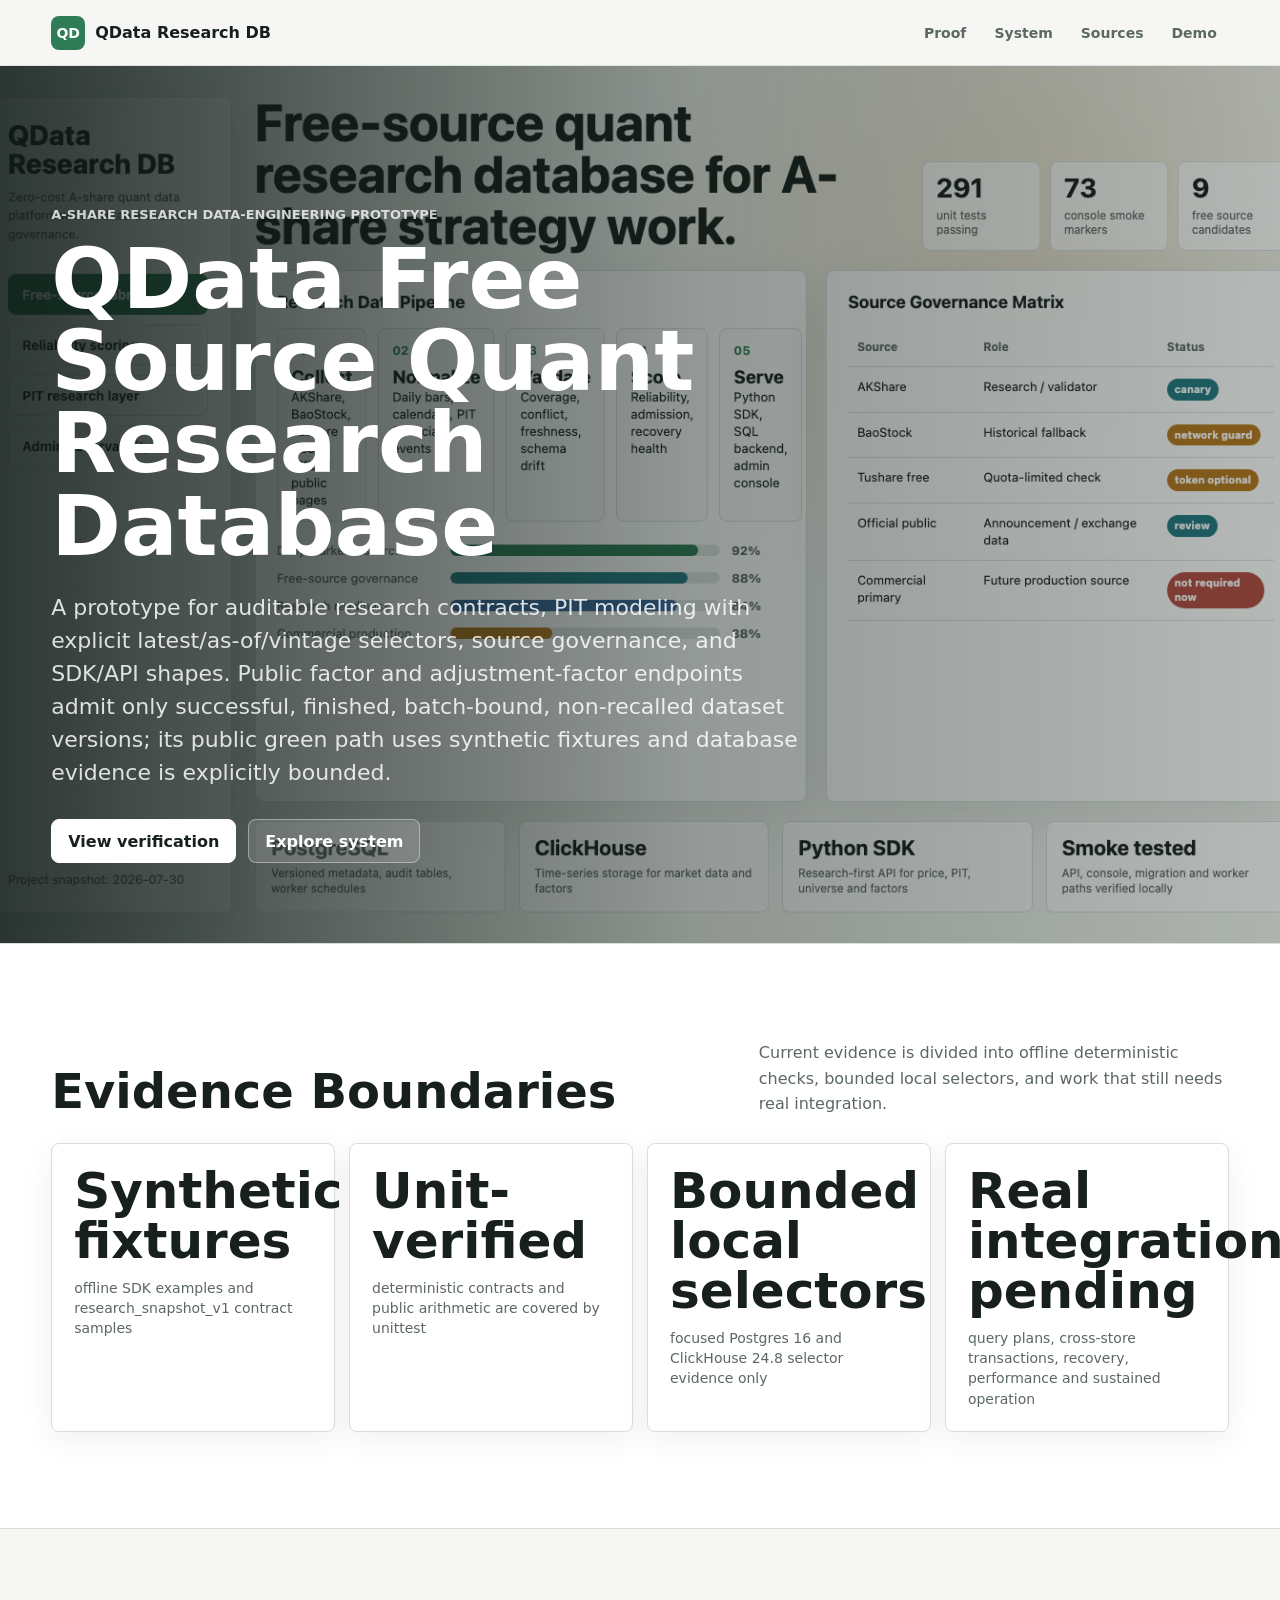
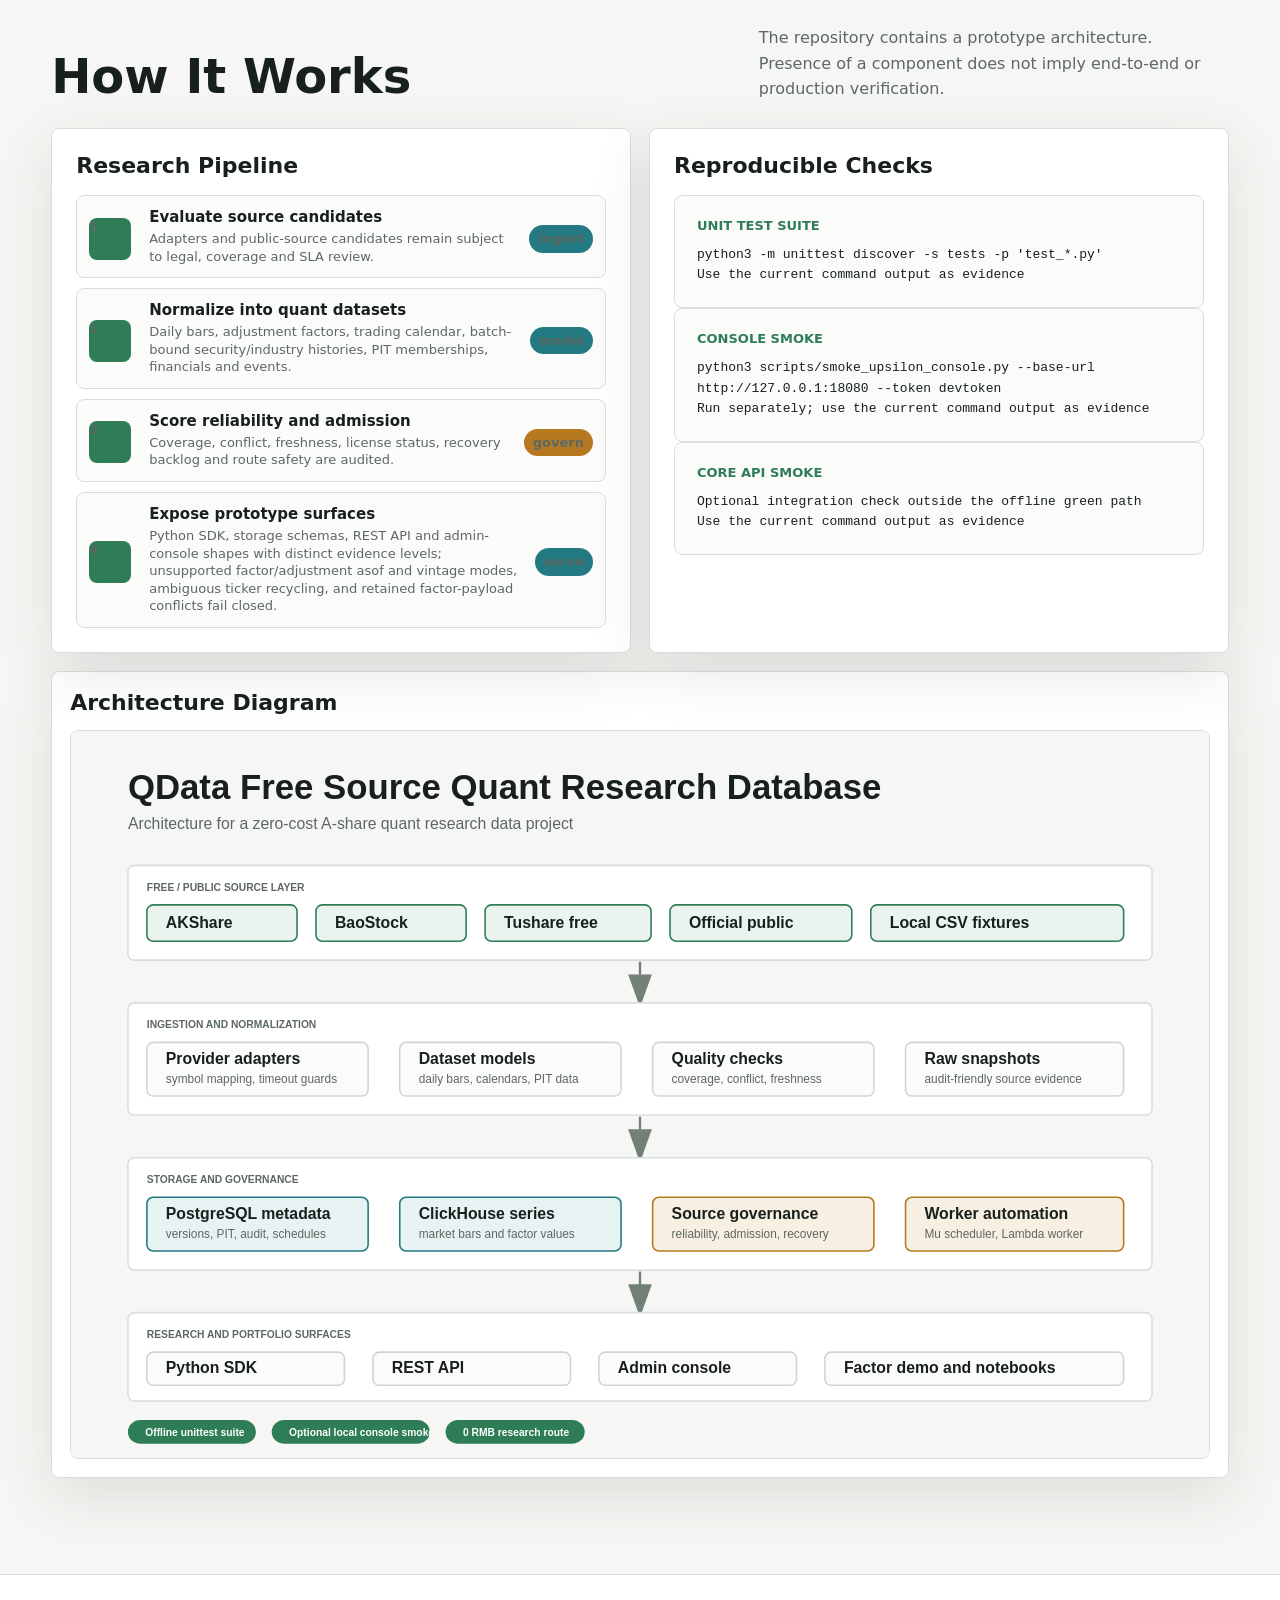
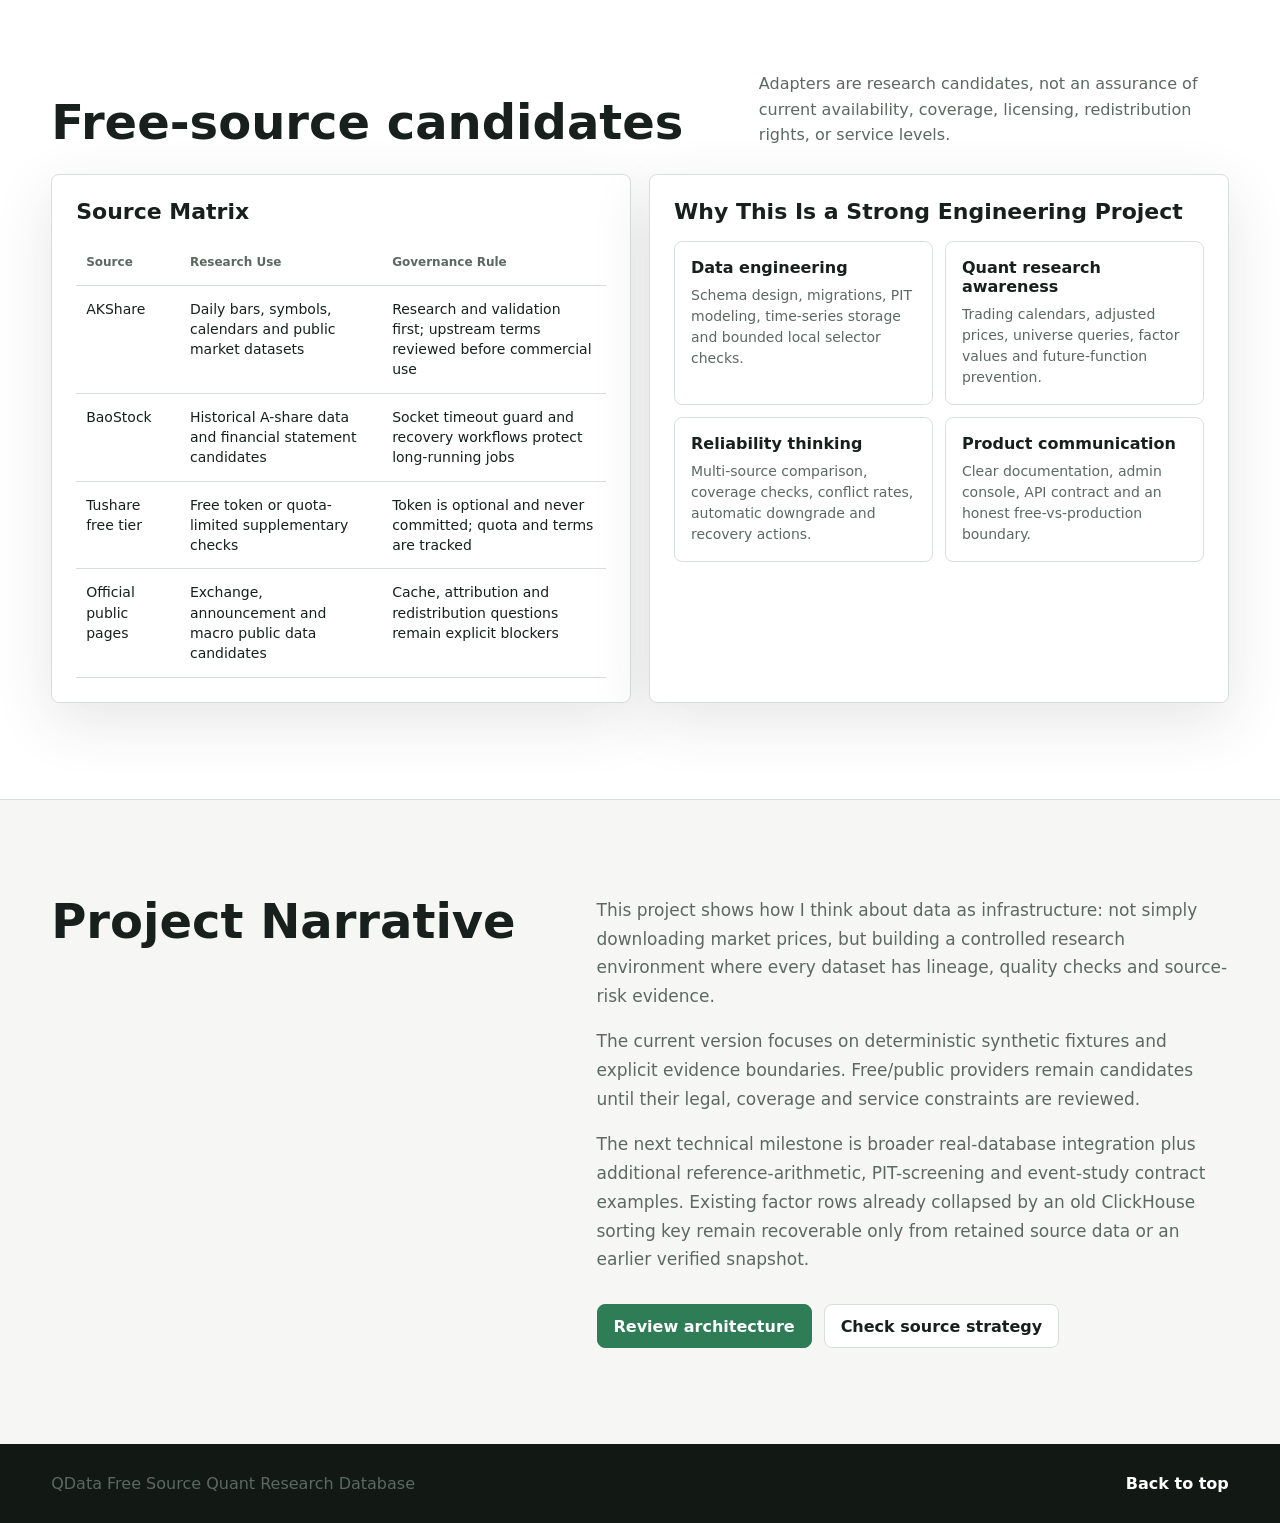
<file: docs/index.html>
<!doctype html>
<html lang="en">
<head>
  <meta charset="utf-8">
  <meta name="viewport" content="width=device-width, initial-scale=1">
  <meta name="description" content="QData is an A-share research data-engineering prototype with synthetic fixtures, unit-verified contracts, bounded local selector evidence, and explicit integration gaps.">
  <title>QData Free Source Quant Research Database</title>
  <link rel="stylesheet" href="styles.css">
</head>
<body>
  <header class="topbar">
    <a class="brand" href="#top" aria-label="QData home">
      <span class="brand-mark">QD</span>
      <span>QData Research DB</span>
    </a>
    <nav class="nav" aria-label="Page sections">
      <a href="#proof">Proof</a>
      <a href="#system">System</a>
      <a href="#sources">Sources</a>
      <a href="#demo">Demo</a>
    </nav>
  </header>

  <main id="top">
    <section class="hero" aria-label="Project hero">
      <div class="hero-inner">
        <p class="eyebrow">A-share research data-engineering prototype</p>
        <h1>QData Free Source Quant Research Database</h1>
        <p class="hero-copy">
          A prototype for auditable research contracts, PIT modeling with explicit latest/as-of/vintage selectors, source governance, and SDK/API shapes. Public factor and adjustment-factor endpoints admit only successful, finished, batch-bound, non-recalled dataset versions; its public green path uses synthetic fixtures and database evidence is explicitly bounded.
        </p>
        <div class="hero-actions">
          <a class="button primary" href="#proof">View verification</a>
          <a class="button" href="#system">Explore system</a>
        </div>
      </div>
    </section>

    <section id="proof" class="section band">
      <div class="section-head">
        <h2 class="section-title">Evidence Boundaries</h2>
        <p class="section-note">
          Current evidence is divided into offline deterministic checks, bounded local selectors, and work that still needs real integration.
        </p>
      </div>
      <div class="metric-grid">
        <div class="metric">
          <strong>Synthetic fixtures</strong>
          <span>offline SDK examples and research_snapshot_v1 contract samples</span>
        </div>
        <div class="metric">
          <strong>Unit-verified</strong>
          <span>deterministic contracts and public arithmetic are covered by unittest</span>
        </div>
        <div class="metric">
          <strong>Bounded local selectors</strong>
          <span>focused Postgres 16 and ClickHouse 24.8 selector evidence only</span>
        </div>
        <div class="metric">
          <strong>Real integration pending</strong>
          <span>query plans, cross-store transactions, recovery, performance and sustained operation</span>
        </div>
      </div>
    </section>

    <section id="system" class="section">
      <div class="section-head">
        <h2 class="section-title">How It Works</h2>
        <p class="section-note">
          The repository contains a prototype architecture. Presence of a component does not imply end-to-end or production verification.
        </p>
      </div>
      <div class="system-grid">
        <div class="panel">
          <h3>Research Pipeline</h3>
          <div class="pipeline">
            <div class="pipe-step">
              <span class="number">1</span>
              <div><b>Evaluate source candidates</b><span>Adapters and public-source candidates remain subject to legal, coverage and SLA review.</span></div>
              <span class="status">ingest</span>
            </div>
            <div class="pipe-step">
              <span class="number">2</span>
              <div><b>Normalize into quant datasets</b><span>Daily bars, adjustment factors, trading calendar, batch-bound security/industry histories, PIT memberships, financials and events.</span></div>
              <span class="status">model</span>
            </div>
            <div class="pipe-step">
              <span class="number">3</span>
              <div><b>Score reliability and admission</b><span>Coverage, conflict, freshness, license status, recovery backlog and route safety are audited.</span></div>
              <span class="status watch">govern</span>
            </div>
            <div class="pipe-step">
              <span class="number">4</span>
              <div><b>Expose prototype surfaces</b><span>Python SDK, storage schemas, REST API and admin-console shapes with distinct evidence levels; unsupported factor/adjustment asof and vintage modes, ambiguous ticker recycling, and retained factor-payload conflicts fail closed.</span></div>
              <span class="status">serve</span>
            </div>
          </div>
        </div>
        <div class="panel">
          <h3>Reproducible Checks</h3>
          <div class="proof">
            <b>Unit test suite</b>
            <code>python3 -m unittest discover -s tests -p 'test_*.py'
Use the current command output as evidence</code>
          </div>
          <div class="proof">
            <b>Console smoke</b>
            <code>python3 scripts/smoke_upsilon_console.py --base-url http://127.0.0.1:18080 --token devtoken
Run separately; use the current command output as evidence</code>
          </div>
          <div class="proof">
            <b>Core API smoke</b>
            <code>Optional integration check outside the offline green path
Use the current command output as evidence</code>
          </div>
        </div>
      </div>
      <div class="architecture-panel">
        <h3>Architecture Diagram</h3>
        <img src="assets/qdata-architecture.svg" alt="QData free-source quant research database architecture">
      </div>
    </section>

    <section id="sources" class="section band">
      <div class="section-head">
        <h2 class="section-title">Free-source candidates</h2>
        <p class="section-note">
          Adapters are research candidates, not an assurance of current availability, coverage, licensing, redistribution rights, or service levels.
        </p>
      </div>
      <div class="system-grid">
        <div class="panel table-scroll">
          <h3>Source Matrix</h3>
          <table class="source-table">
            <thead>
              <tr>
                <th>Source</th>
                <th>Research Use</th>
                <th>Governance Rule</th>
              </tr>
            </thead>
            <tbody>
              <tr>
                <td>AKShare</td>
                <td>Daily bars, symbols, calendars and public market datasets</td>
                <td>Research and validation first; upstream terms reviewed before commercial use</td>
              </tr>
              <tr>
                <td>BaoStock</td>
                <td>Historical A-share data and financial statement candidates</td>
                <td>Socket timeout guard and recovery workflows protect long-running jobs</td>
              </tr>
              <tr>
                <td>Tushare free tier</td>
                <td>Free token or quota-limited supplementary checks</td>
                <td>Token is optional and never committed; quota and terms are tracked</td>
              </tr>
              <tr>
                <td>Official public pages</td>
                <td>Exchange, announcement and macro public data candidates</td>
                <td>Cache, attribution and redistribution questions remain explicit blockers</td>
              </tr>
            </tbody>
          </table>
        </div>
        <div class="panel">
          <h3>Why This Is a Strong Engineering Project</h3>
          <div class="skills">
            <div class="skill"><b>Data engineering</b><span>Schema design, migrations, PIT modeling, time-series storage and bounded local selector checks.</span></div>
            <div class="skill"><b>Quant research awareness</b><span>Trading calendars, adjusted prices, universe queries, factor values and future-function prevention.</span></div>
            <div class="skill"><b>Reliability thinking</b><span>Multi-source comparison, coverage checks, conflict rates, automatic downgrade and recovery actions.</span></div>
            <div class="skill"><b>Product communication</b><span>Clear documentation, admin console, API contract and an honest free-vs-production boundary.</span></div>
          </div>
        </div>
      </div>
    </section>

    <section id="demo" class="section">
      <div class="story">
        <div>
          <h2 class="section-title">Project Narrative</h2>
        </div>
        <div>
          <p>
            This project shows how I think about data as infrastructure: not simply downloading market prices, but building a controlled research environment where every dataset has lineage, quality checks and source-risk evidence.
          </p>
          <p>
            The current version focuses on deterministic synthetic fixtures and explicit evidence boundaries. Free/public providers remain candidates until their legal, coverage and service constraints are reviewed.
          </p>
          <p>
            The next technical milestone is broader real-database integration plus additional reference-arithmetic, PIT-screening and event-study contract examples. Existing factor rows already collapsed by an old ClickHouse sorting key remain recoverable only from retained source data or an earlier verified snapshot.
          </p>
          <div class="hero-actions">
            <a class="button primary" href="#system">Review architecture</a>
            <a class="button" href="#sources">Check source strategy</a>
          </div>
        </div>
      </div>
    </section>
  </main>

  <footer class="footer">
    <div class="footer-inner">
      <span>QData Free Source Quant Research Database</span>
      <a href="#top">Back to top</a>
    </div>
  </footer>
</body>
</html>
</file>
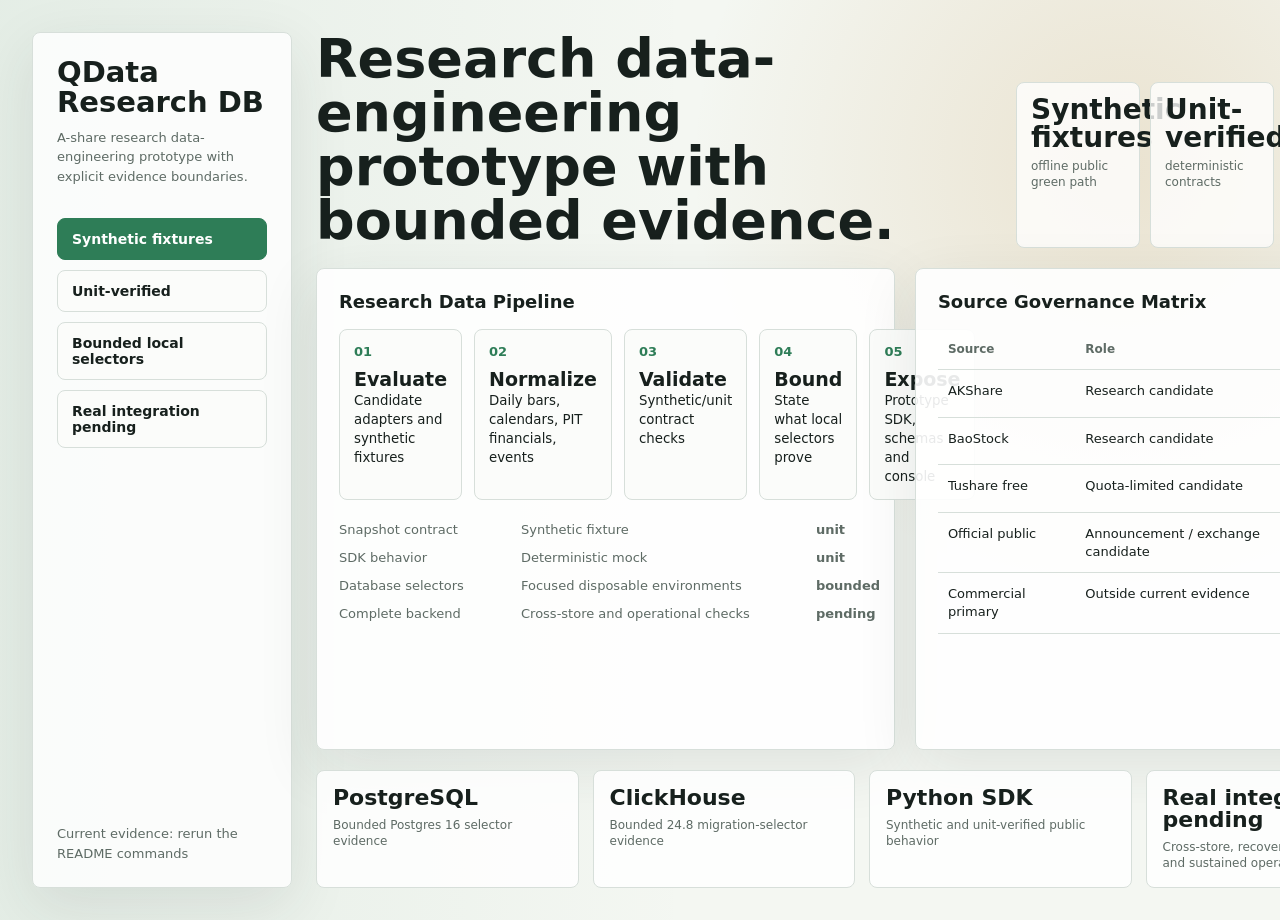
<file: docs/assets/preview-board.html>
<!doctype html>
<html lang="en">
<head>
  <meta charset="utf-8">
  <meta name="viewport" content="width=device-width, initial-scale=1">
  <title>QData Preview Board</title>
  <style>
    :root {
      --ink: #17201d;
      --muted: #5e6b65;
      --line: #d7dfda;
      --paper: #f4f7f2;
      --panel: #ffffff;
      --green: #2e7d57;
      --teal: #247a83;
      --gold: #b7791f;
      --red: #b44d42;
      --blue: #396a9f;
    }

    * {
      box-sizing: border-box;
    }

    body {
      margin: 0;
      width: 1440px;
      height: 920px;
      overflow: hidden;
      color: var(--ink);
      background: var(--paper);
      font-family: Inter, ui-sans-serif, system-ui, -apple-system, BlinkMacSystemFont, "Segoe UI", sans-serif;
    }

    .board {
      display: grid;
      grid-template-columns: 260px 1fr;
      gap: 24px;
      width: 100%;
      height: 100%;
      padding: 32px;
      background:
        linear-gradient(90deg, rgba(46, 125, 87, 0.08), transparent 48%),
        radial-gradient(circle at 78% 18%, rgba(183, 121, 31, 0.16), transparent 32%),
        var(--paper);
    }

    aside {
      border: 1px solid var(--line);
      background: rgba(255, 255, 255, 0.82);
      border-radius: 8px;
      padding: 24px;
      display: flex;
      flex-direction: column;
      justify-content: space-between;
      box-shadow: 0 18px 60px rgba(39, 51, 45, 0.10);
    }

    .brand {
      font-size: 29px;
      font-weight: 760;
      letter-spacing: 0;
      line-height: 1.05;
    }

    .label {
      margin-top: 10px;
      color: var(--muted);
      font-size: 13px;
      line-height: 1.5;
    }

    .nav {
      display: grid;
      gap: 10px;
      margin-top: 32px;
    }

    .nav span {
      border: 1px solid var(--line);
      border-radius: 8px;
      padding: 12px 14px;
      background: #fbfcfa;
      font-size: 14px;
      font-weight: 650;
    }

    .nav span:first-child {
      color: #fff;
      border-color: var(--green);
      background: var(--green);
    }

    main {
      display: grid;
      grid-template-rows: auto 1fr auto;
      gap: 20px;
      min-width: 0;
    }

    header {
      display: flex;
      justify-content: space-between;
      align-items: flex-end;
      gap: 24px;
    }

    h1 {
      max-width: 780px;
      margin: 0;
      font-size: 54px;
      line-height: 1;
      letter-spacing: 0;
    }

    .status {
      display: grid;
      grid-template-columns: repeat(3, 124px);
      gap: 10px;
    }

    .metric {
      border: 1px solid var(--line);
      border-radius: 8px;
      background: rgba(255, 255, 255, 0.78);
      padding: 13px 14px;
    }

    .metric strong {
      display: block;
      font-size: 28px;
      line-height: 1;
    }

    .metric small {
      display: block;
      margin-top: 7px;
      color: var(--muted);
      font-size: 12px;
      line-height: 1.3;
    }

    .grid {
      display: grid;
      grid-template-columns: 1.08fr 0.92fr;
      gap: 20px;
      min-height: 0;
    }

    .panel {
      min-width: 0;
      border: 1px solid var(--line);
      border-radius: 8px;
      background: rgba(255, 255, 255, 0.9);
      padding: 22px;
      box-shadow: 0 18px 60px rgba(39, 51, 45, 0.10);
    }

    .panel h2 {
      margin: 0 0 16px;
      font-size: 18px;
      line-height: 1.2;
      letter-spacing: 0;
    }

    .pipeline {
      display: grid;
      grid-template-columns: repeat(5, 1fr);
      gap: 12px;
      margin-bottom: 22px;
    }

    .step {
      min-height: 122px;
      border: 1px solid var(--line);
      border-radius: 8px;
      padding: 14px;
      background: #fbfcfa;
    }

    .step b {
      display: block;
      font-size: 13px;
      color: var(--green);
    }

    .step span {
      display: block;
      margin-top: 10px;
      font-size: 19px;
      line-height: 1.15;
      font-weight: 720;
    }

    .bars {
      display: grid;
      gap: 13px;
    }

    .bar {
      display: grid;
      grid-template-columns: 170px 1fr 56px;
      align-items: center;
      gap: 12px;
      font-size: 13px;
      color: var(--muted);
    }

    .track {
      height: 12px;
      border-radius: 999px;
      background: #e1e7e3;
      overflow: hidden;
    }

    .fill {
      height: 100%;
      border-radius: inherit;
      background: var(--green);
    }

    .fill.teal { background: var(--teal); }
    .fill.gold { background: var(--gold); }
    .fill.blue { background: var(--blue); }

    table {
      width: 100%;
      border-collapse: collapse;
      font-size: 13px;
    }

    th, td {
      border-bottom: 1px solid var(--line);
      padding: 12px 10px;
      text-align: left;
      vertical-align: top;
      line-height: 1.35;
    }

    th {
      color: var(--muted);
      font-size: 12px;
      font-weight: 700;
    }

    .tag {
      display: inline-block;
      border-radius: 999px;
      padding: 4px 8px;
      color: #fff;
      background: var(--green);
      font-size: 11px;
      font-weight: 720;
    }

    .tag.warn { background: var(--gold); }
    .tag.info { background: var(--teal); }
    .tag.block { background: var(--red); }

    footer {
      display: grid;
      grid-template-columns: repeat(4, 1fr);
      gap: 14px;
    }

    .proof {
      border: 1px solid var(--line);
      border-radius: 8px;
      background: rgba(255, 255, 255, 0.86);
      padding: 16px;
    }

    .proof strong {
      display: block;
      font-size: 22px;
      line-height: 1;
    }

    .proof span {
      display: block;
      margin-top: 8px;
      color: var(--muted);
      font-size: 12px;
      line-height: 1.35;
    }
  </style>
</head>
<body>
  <div class="board">
    <aside>
      <div>
        <div class="brand">QData<br>Research DB</div>
        <div class="label">A-share research data-engineering prototype with explicit evidence boundaries.</div>
        <div class="nav">
          <span>Synthetic fixtures</span>
          <span>Unit-verified</span>
          <span>Bounded local selectors</span>
          <span>Real integration pending</span>
        </div>
      </div>
      <div class="label">Current evidence: rerun the README commands</div>
    </aside>
    <main>
      <header>
        <h1>Research data-engineering prototype with bounded evidence.</h1>
        <div class="status">
          <div class="metric"><strong>Synthetic fixtures</strong><small>offline public green path</small></div>
          <div class="metric"><strong>Unit-verified</strong><small>deterministic contracts</small></div>
          <div class="metric"><strong>Bounded local selectors</strong><small>not a production backend</small></div>
        </div>
      </header>
      <section class="grid">
        <div class="panel">
          <h2>Research Data Pipeline</h2>
          <div class="pipeline">
            <div class="step"><b>01</b><span>Evaluate</span><small>Candidate adapters and synthetic fixtures</small></div>
            <div class="step"><b>02</b><span>Normalize</span><small>Daily bars, calendars, PIT financials, events</small></div>
            <div class="step"><b>03</b><span>Validate</span><small>Synthetic/unit contract checks</small></div>
            <div class="step"><b>04</b><span>Bound</span><small>State what local selectors prove</small></div>
            <div class="step"><b>05</b><span>Expose</span><small>Prototype SDK, schemas and console</small></div>
          </div>
          <div class="bars">
            <div class="bar"><span>Snapshot contract</span><div>Synthetic fixture</div><b>unit</b></div>
            <div class="bar"><span>SDK behavior</span><div>Deterministic mock</div><b>unit</b></div>
            <div class="bar"><span>Database selectors</span><div>Focused disposable environments</div><b>bounded</b></div>
            <div class="bar"><span>Complete backend</span><div>Cross-store and operational checks</div><b>pending</b></div>
          </div>
        </div>
        <div class="panel">
          <h2>Source Governance Matrix</h2>
          <table>
            <thead>
              <tr><th>Source</th><th>Role</th><th>Status</th></tr>
            </thead>
            <tbody>
              <tr><td>AKShare</td><td>Research candidate</td><td><span class="tag info">review</span></td></tr>
              <tr><td>BaoStock</td><td>Research candidate</td><td><span class="tag warn">review</span></td></tr>
              <tr><td>Tushare free</td><td>Quota-limited candidate</td><td><span class="tag warn">review</span></td></tr>
              <tr><td>Official public</td><td>Announcement / exchange candidate</td><td><span class="tag info">review</span></td></tr>
              <tr><td>Commercial primary</td><td>Outside current evidence</td><td><span class="tag block">pending</span></td></tr>
            </tbody>
          </table>
        </div>
      </section>
      <footer>
        <div class="proof"><strong>PostgreSQL</strong><span>Bounded Postgres 16 selector evidence</span></div>
        <div class="proof"><strong>ClickHouse</strong><span>Bounded 24.8 migration-selector evidence</span></div>
        <div class="proof"><strong>Python SDK</strong><span>Synthetic and unit-verified public behavior</span></div>
        <div class="proof"><strong>Real integration pending</strong><span>Cross-store, recovery, performance and sustained operation</span></div>
      </footer>
    </main>
  </div>
</body>
</html>
</file>
<file: docs/styles.css>
:root {
  --ink: #17201d;
  --muted: #5c6862;
  --paper: #f6f7f4;
  --panel: #ffffff;
  --line: #d8dfda;
  --green: #2e7d57;
  --teal: #247a83;
  --gold: #b7791f;
  --blue: #396a9f;
  --red: #b44d42;
  --shadow: 0 18px 60px rgba(39, 51, 45, 0.12);
}

* {
  box-sizing: border-box;
}

html {
  scroll-behavior: smooth;
}

body {
  margin: 0;
  color: var(--ink);
  background: var(--paper);
  font-family: Inter, ui-sans-serif, system-ui, -apple-system, BlinkMacSystemFont, "Segoe UI", sans-serif;
}

a {
  color: inherit;
  text-decoration: none;
}

.topbar {
  position: sticky;
  top: 0;
  z-index: 20;
  display: flex;
  align-items: center;
  justify-content: space-between;
  gap: 20px;
  min-height: 66px;
  padding: 0 clamp(18px, 4vw, 56px);
  border-bottom: 1px solid rgba(216, 223, 218, 0.76);
  background: rgba(246, 247, 244, 0.92);
  backdrop-filter: blur(16px);
}

.brand {
  display: flex;
  align-items: center;
  gap: 10px;
  min-width: 0;
  font-weight: 780;
  letter-spacing: 0;
}

.brand-mark {
  display: grid;
  place-items: center;
  width: 34px;
  height: 34px;
  flex: 0 0 auto;
  border-radius: 8px;
  color: #fff;
  background: var(--green);
  font-size: 14px;
}

.nav {
  display: flex;
  align-items: center;
  gap: 4px;
}

.nav a {
  border-radius: 8px;
  padding: 9px 12px;
  color: var(--muted);
  font-size: 14px;
  font-weight: 650;
}

.nav a:hover {
  color: var(--ink);
  background: #e8eee9;
}

.hero {
  min-height: calc(100vh - 66px);
  display: grid;
  align-items: end;
  padding: clamp(72px, 11vw, 150px) clamp(18px, 4vw, 56px) clamp(40px, 7vw, 80px);
  color: #fff;
  background-image:
    linear-gradient(90deg, rgba(13, 24, 20, 0.86), rgba(13, 24, 20, 0.44) 54%, rgba(13, 24, 20, 0.30)),
    url("assets/qdata-research-preview.png");
  background-size: cover;
  background-position: center;
}

.hero-inner {
  width: min(980px, 100%);
}

.eyebrow {
  margin: 0 0 16px;
  color: rgba(255, 255, 255, 0.78);
  font-size: 13px;
  font-weight: 760;
  letter-spacing: 0;
  text-transform: uppercase;
}

h1 {
  max-width: 860px;
  margin: 0;
  font-size: clamp(42px, 7vw, 84px);
  line-height: 0.98;
  letter-spacing: 0;
}

.hero-copy {
  max-width: 760px;
  margin: 24px 0 0;
  color: rgba(255, 255, 255, 0.84);
  font-size: clamp(17px, 2vw, 22px);
  line-height: 1.5;
}

.hero-actions {
  display: flex;
  flex-wrap: wrap;
  gap: 12px;
  margin-top: 30px;
}

.button {
  display: inline-flex;
  align-items: center;
  justify-content: center;
  min-height: 44px;
  border: 1px solid rgba(255, 255, 255, 0.38);
  border-radius: 8px;
  padding: 0 16px;
  color: #fff;
  font-weight: 720;
  background: rgba(255, 255, 255, 0.14);
}

.button.primary {
  color: var(--ink);
  border-color: #fff;
  background: #fff;
}

.section .button {
  color: var(--ink);
  border-color: var(--line);
  background: #fff;
}

.section .button.primary {
  color: #fff;
  border-color: var(--green);
  background: var(--green);
}

.section {
  padding: clamp(56px, 8vw, 96px) clamp(18px, 4vw, 56px);
}

.section.band {
  border-block: 1px solid var(--line);
  background: #fff;
}

.section-head {
  display: flex;
  align-items: end;
  justify-content: space-between;
  gap: 24px;
  max-width: 1180px;
  margin: 0 auto 26px;
}

.section-title {
  margin: 0;
  font-size: clamp(30px, 4vw, 48px);
  line-height: 1.05;
  letter-spacing: 0;
}

.section-note {
  max-width: 470px;
  margin: 0;
  color: var(--muted);
  font-size: 16px;
  line-height: 1.6;
}

.metric-grid {
  display: grid;
  grid-template-columns: repeat(4, minmax(0, 1fr));
  gap: 14px;
  max-width: 1180px;
  margin: 0 auto;
}

.metric {
  min-height: 144px;
  border: 1px solid var(--line);
  border-radius: 8px;
  padding: 22px;
  background: var(--panel);
  box-shadow: 0 8px 30px rgba(39, 51, 45, 0.07);
}

.metric strong {
  display: block;
  font-size: clamp(34px, 4vw, 50px);
  line-height: 1;
  letter-spacing: 0;
}

.metric span {
  display: block;
  margin-top: 12px;
  color: var(--muted);
  font-size: 14px;
  line-height: 1.45;
}

.system-grid {
  display: grid;
  grid-template-columns: 1fr 1fr;
  gap: 18px;
  max-width: 1180px;
  margin: 0 auto;
}

.panel {
  min-width: 0;
  border: 1px solid var(--line);
  border-radius: 8px;
  padding: 24px;
  background: var(--panel);
  box-shadow: var(--shadow);
}

.panel h3 {
  margin: 0 0 16px;
  font-size: 22px;
  line-height: 1.2;
  letter-spacing: 0;
}

.pipeline {
  display: grid;
  gap: 10px;
}

.pipe-step {
  display: grid;
  grid-template-columns: 46px 1fr auto;
  align-items: center;
  gap: 14px;
  min-height: 70px;
  border: 1px solid var(--line);
  border-radius: 8px;
  padding: 12px;
  background: #fbfcfa;
}

.number {
  display: grid;
  place-items: center;
  width: 42px;
  height: 42px;
  border-radius: 8px;
  color: #fff;
  background: var(--green);
  font-weight: 780;
}

.pipe-step b {
  display: block;
  font-size: 15px;
}

.pipe-step span {
  display: block;
  margin-top: 4px;
  color: var(--muted);
  font-size: 13px;
  line-height: 1.35;
}

.status {
  border-radius: 999px;
  padding: 5px 9px;
  color: #fff;
  background: var(--teal);
  font-size: 12px;
  font-weight: 720;
  white-space: nowrap;
}

.status.watch {
  background: var(--gold);
}

.status.block {
  background: var(--red);
}

.source-table {
  width: 100%;
  border-collapse: collapse;
  font-size: 14px;
}

.source-table th,
.source-table td {
  border-bottom: 1px solid var(--line);
  padding: 13px 10px;
  text-align: left;
  vertical-align: top;
  line-height: 1.45;
}

.source-table th {
  color: var(--muted);
  font-size: 12px;
  font-weight: 760;
}

.architecture-panel {
  max-width: 1180px;
  margin: 18px auto 0;
  border: 1px solid var(--line);
  border-radius: 8px;
  padding: 18px;
  background: var(--panel);
  box-shadow: var(--shadow);
}

.architecture-panel h3 {
  margin: 0 0 14px;
  font-size: 22px;
  line-height: 1.2;
}

.architecture-panel img {
  display: block;
  width: 100%;
  height: auto;
  border: 1px solid var(--line);
  border-radius: 8px;
  background: #f6f7f4;
}

.proof-grid {
  display: grid;
  grid-template-columns: repeat(3, minmax(0, 1fr));
  gap: 14px;
  max-width: 1180px;
  margin: 0 auto;
}

.proof {
  border: 1px solid var(--line);
  border-radius: 8px;
  padding: 22px;
  background: #fbfcfa;
}

.proof b {
  display: block;
  color: var(--green);
  font-size: 13px;
  text-transform: uppercase;
}

.proof code {
  display: block;
  margin-top: 12px;
  color: var(--ink);
  font-family: "SFMono-Regular", Consolas, monospace;
  font-size: 13px;
  line-height: 1.55;
  white-space: pre-wrap;
  word-break: break-word;
}

.story {
  max-width: 1180px;
  margin: 0 auto;
  display: grid;
  grid-template-columns: 0.9fr 1.1fr;
  gap: 28px;
}

.story p {
  margin: 0 0 16px;
  color: var(--muted);
  font-size: 17px;
  line-height: 1.7;
}

.skills {
  display: grid;
  grid-template-columns: repeat(2, minmax(0, 1fr));
  gap: 12px;
}

.skill {
  border: 1px solid var(--line);
  border-radius: 8px;
  padding: 16px;
  background: var(--panel);
}

.skill b {
  display: block;
  margin-bottom: 8px;
}

.skill span {
  color: var(--muted);
  font-size: 14px;
  line-height: 1.5;
}

.footer {
  padding: 30px clamp(18px, 4vw, 56px);
  color: var(--muted);
  background: #121915;
}

.footer-inner {
  display: flex;
  align-items: center;
  justify-content: space-between;
  gap: 20px;
  max-width: 1180px;
  margin: 0 auto;
}

.footer a {
  color: #fff;
  font-weight: 720;
}

@media (max-width: 860px) {
  .topbar {
    align-items: flex-start;
    flex-direction: column;
    padding-block: 14px;
  }

  .nav {
    width: 100%;
    overflow-x: auto;
    padding-bottom: 2px;
  }

  .hero {
    min-height: 720px;
    background-position: 64% center;
  }

  .section-head,
  .story,
  .system-grid {
    grid-template-columns: 1fr;
  }

  .section-head {
    display: grid;
  }

  .metric-grid,
  .proof-grid,
  .skills {
    grid-template-columns: 1fr;
  }

  .pipe-step {
    grid-template-columns: 42px 1fr;
  }

  .pipe-step .status {
    grid-column: 2;
    justify-self: start;
  }

  .source-table {
    min-width: 640px;
  }

  .table-scroll {
    overflow-x: auto;
  }

  .footer-inner {
    align-items: flex-start;
    flex-direction: column;
  }
}
</file>
